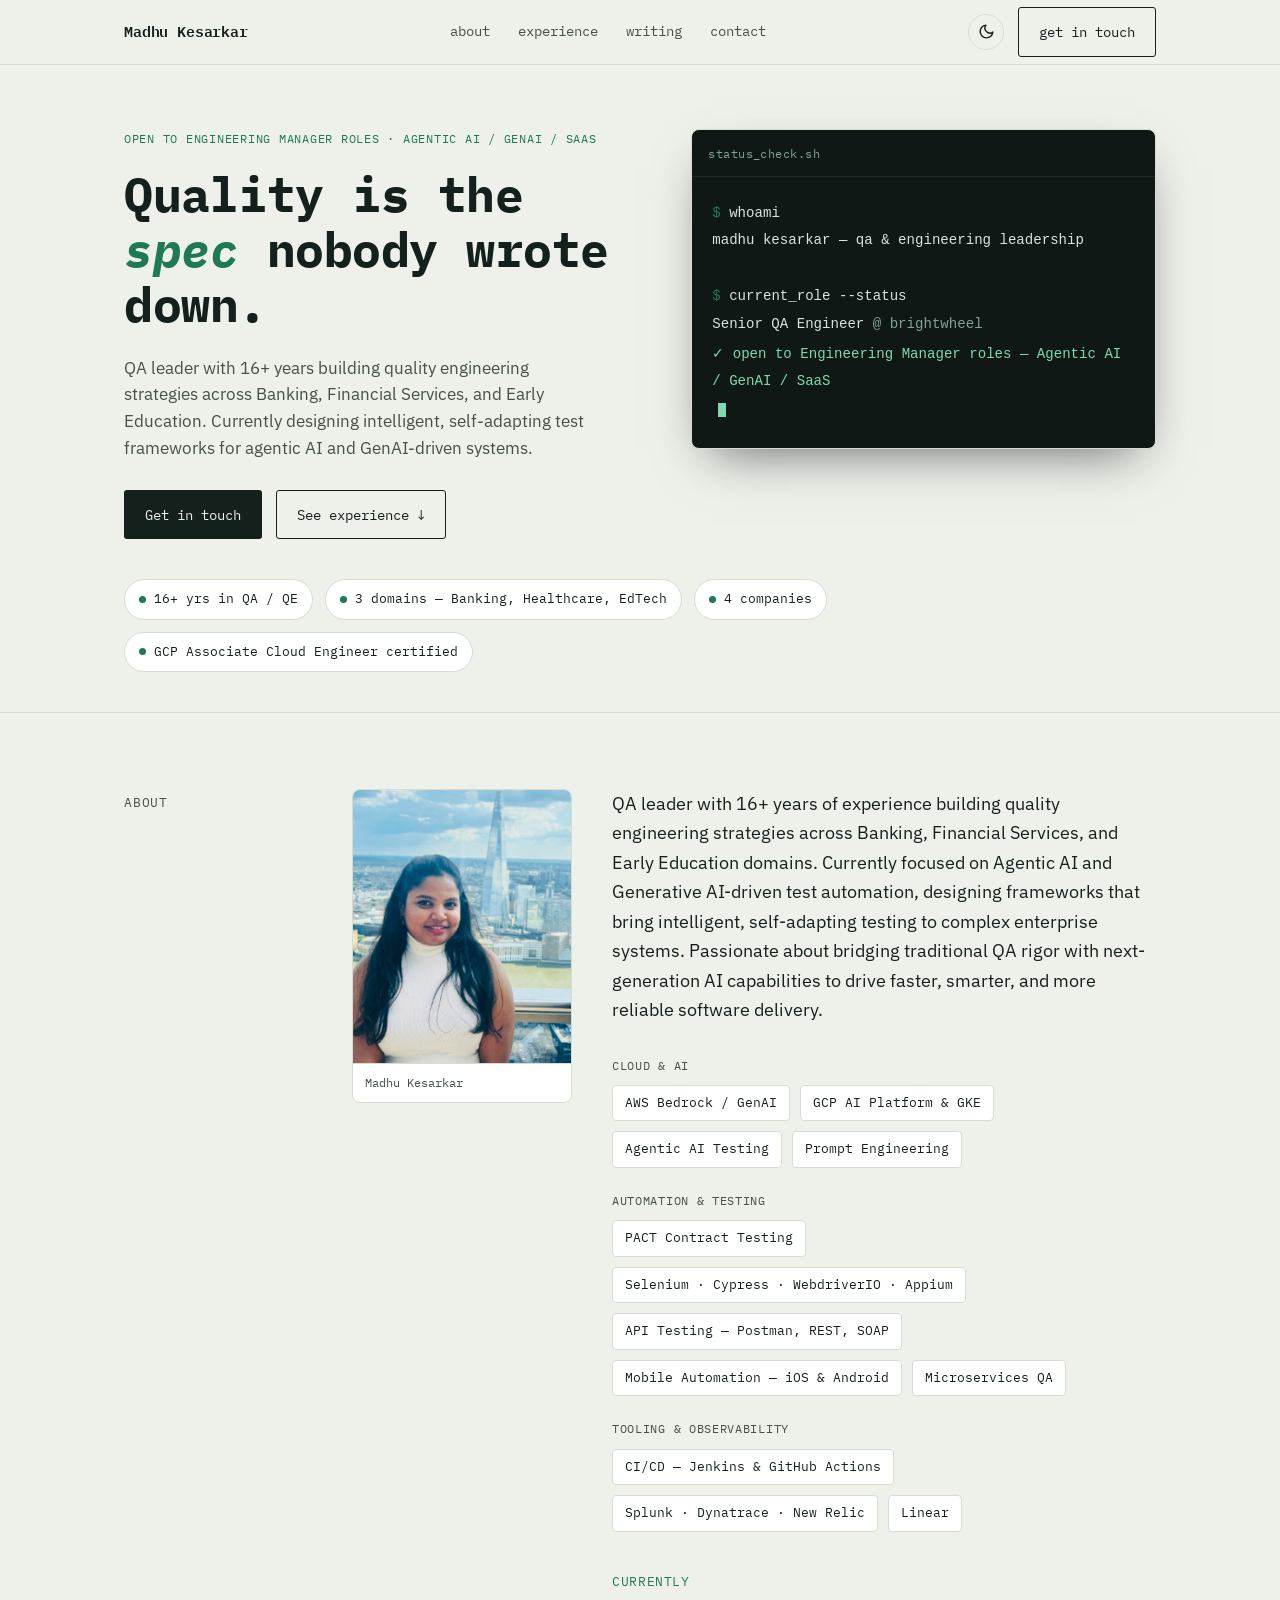
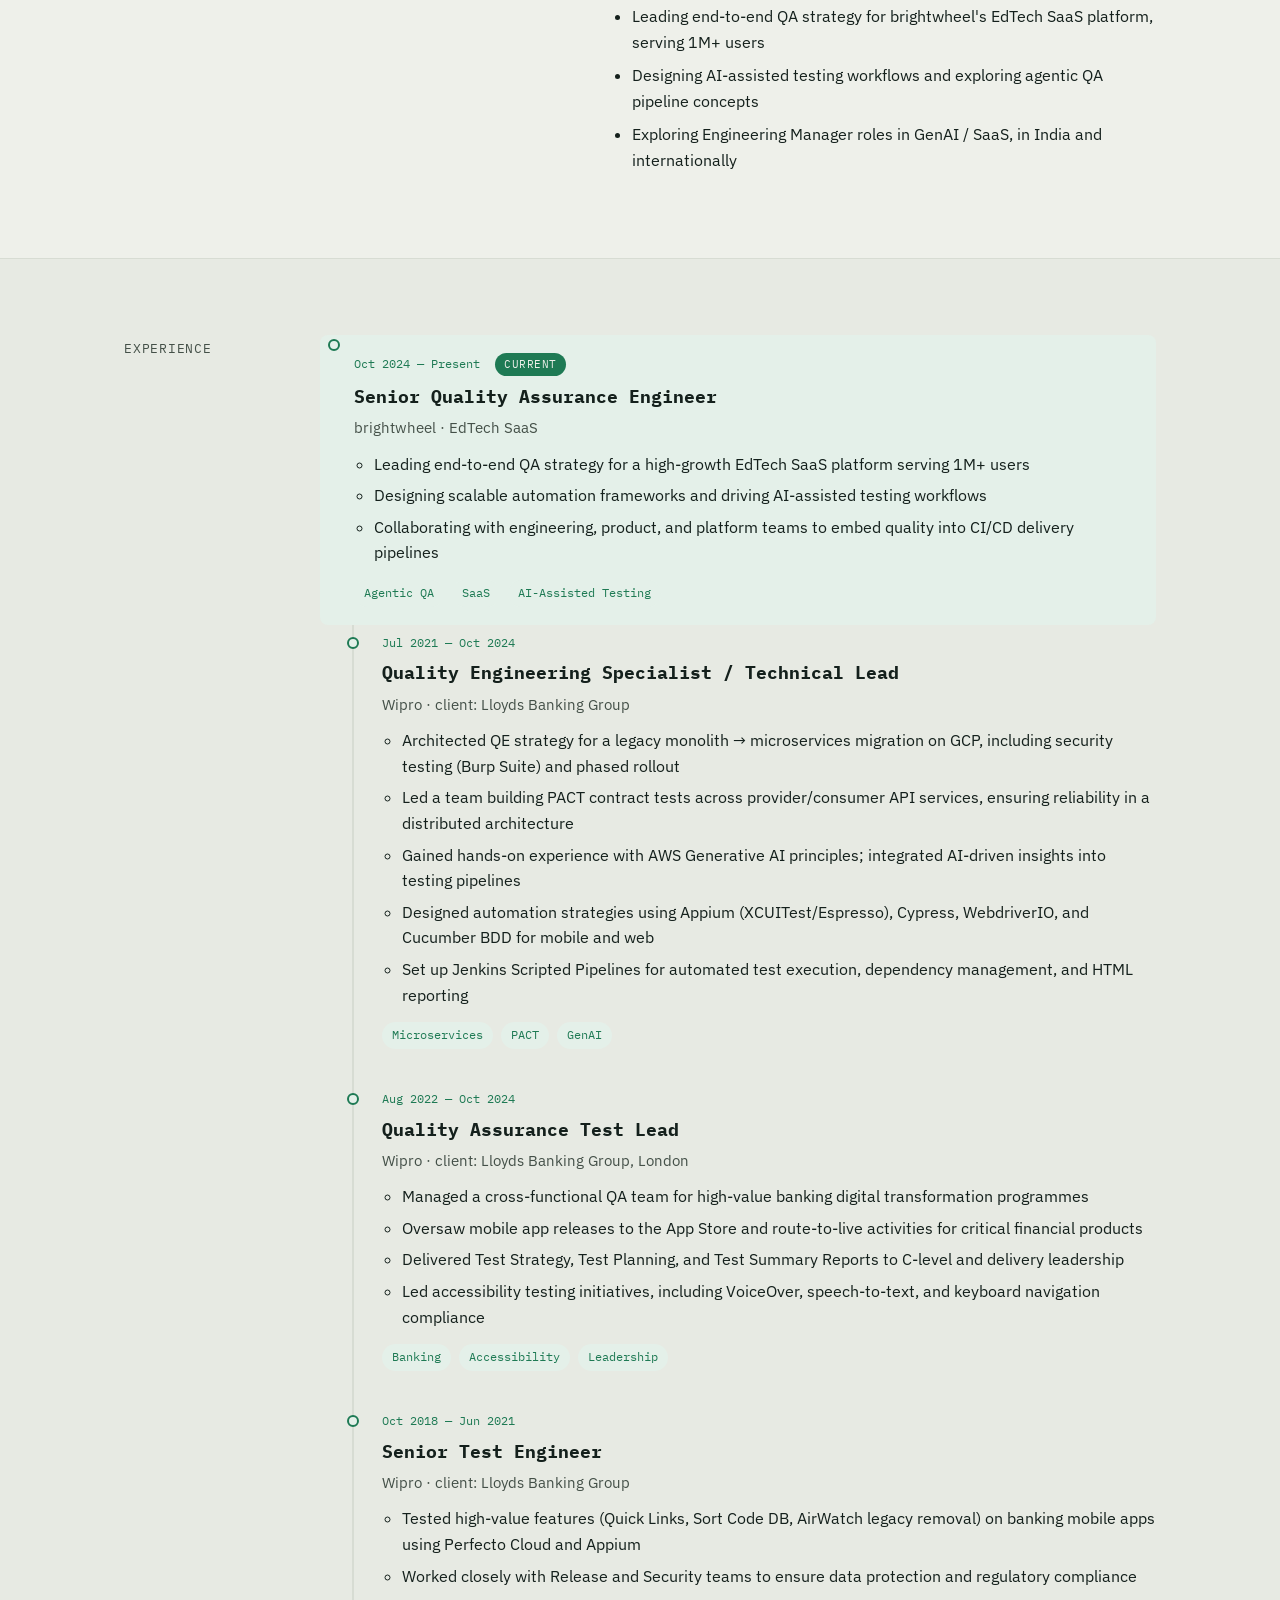
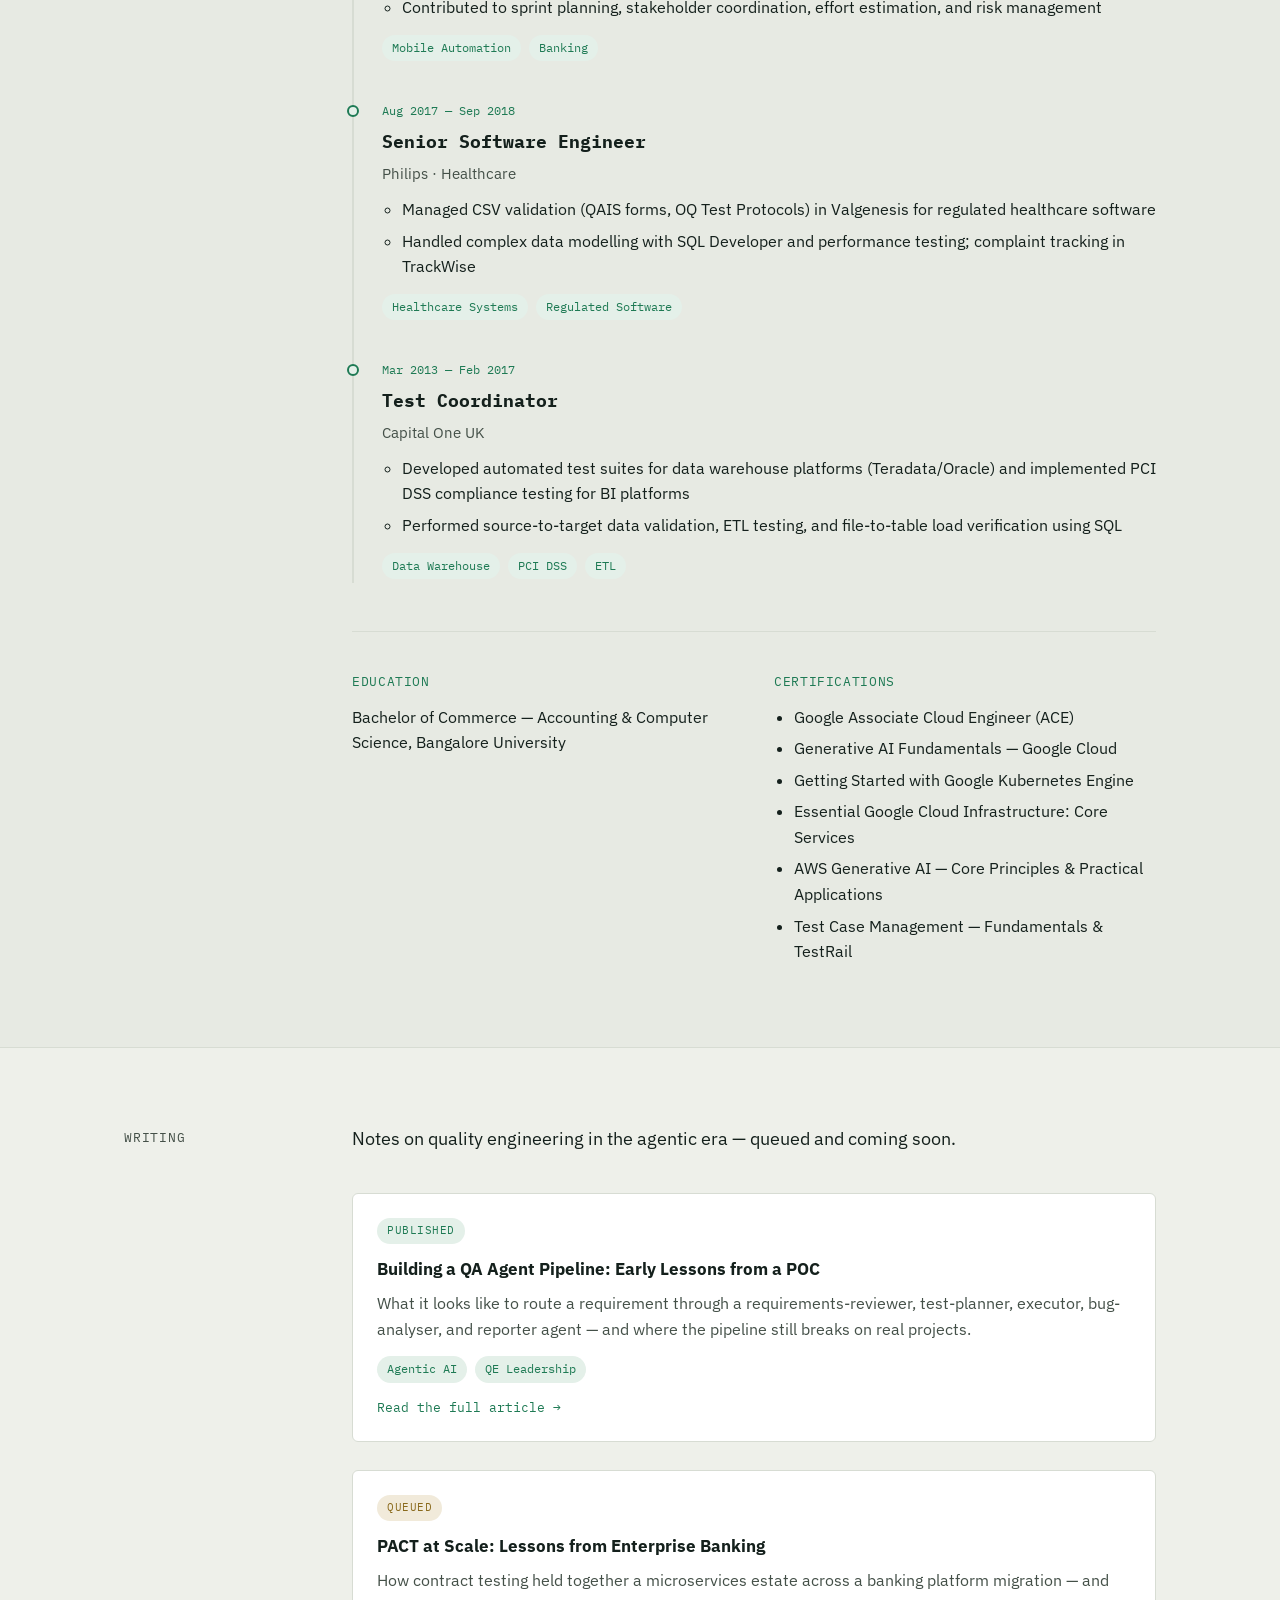
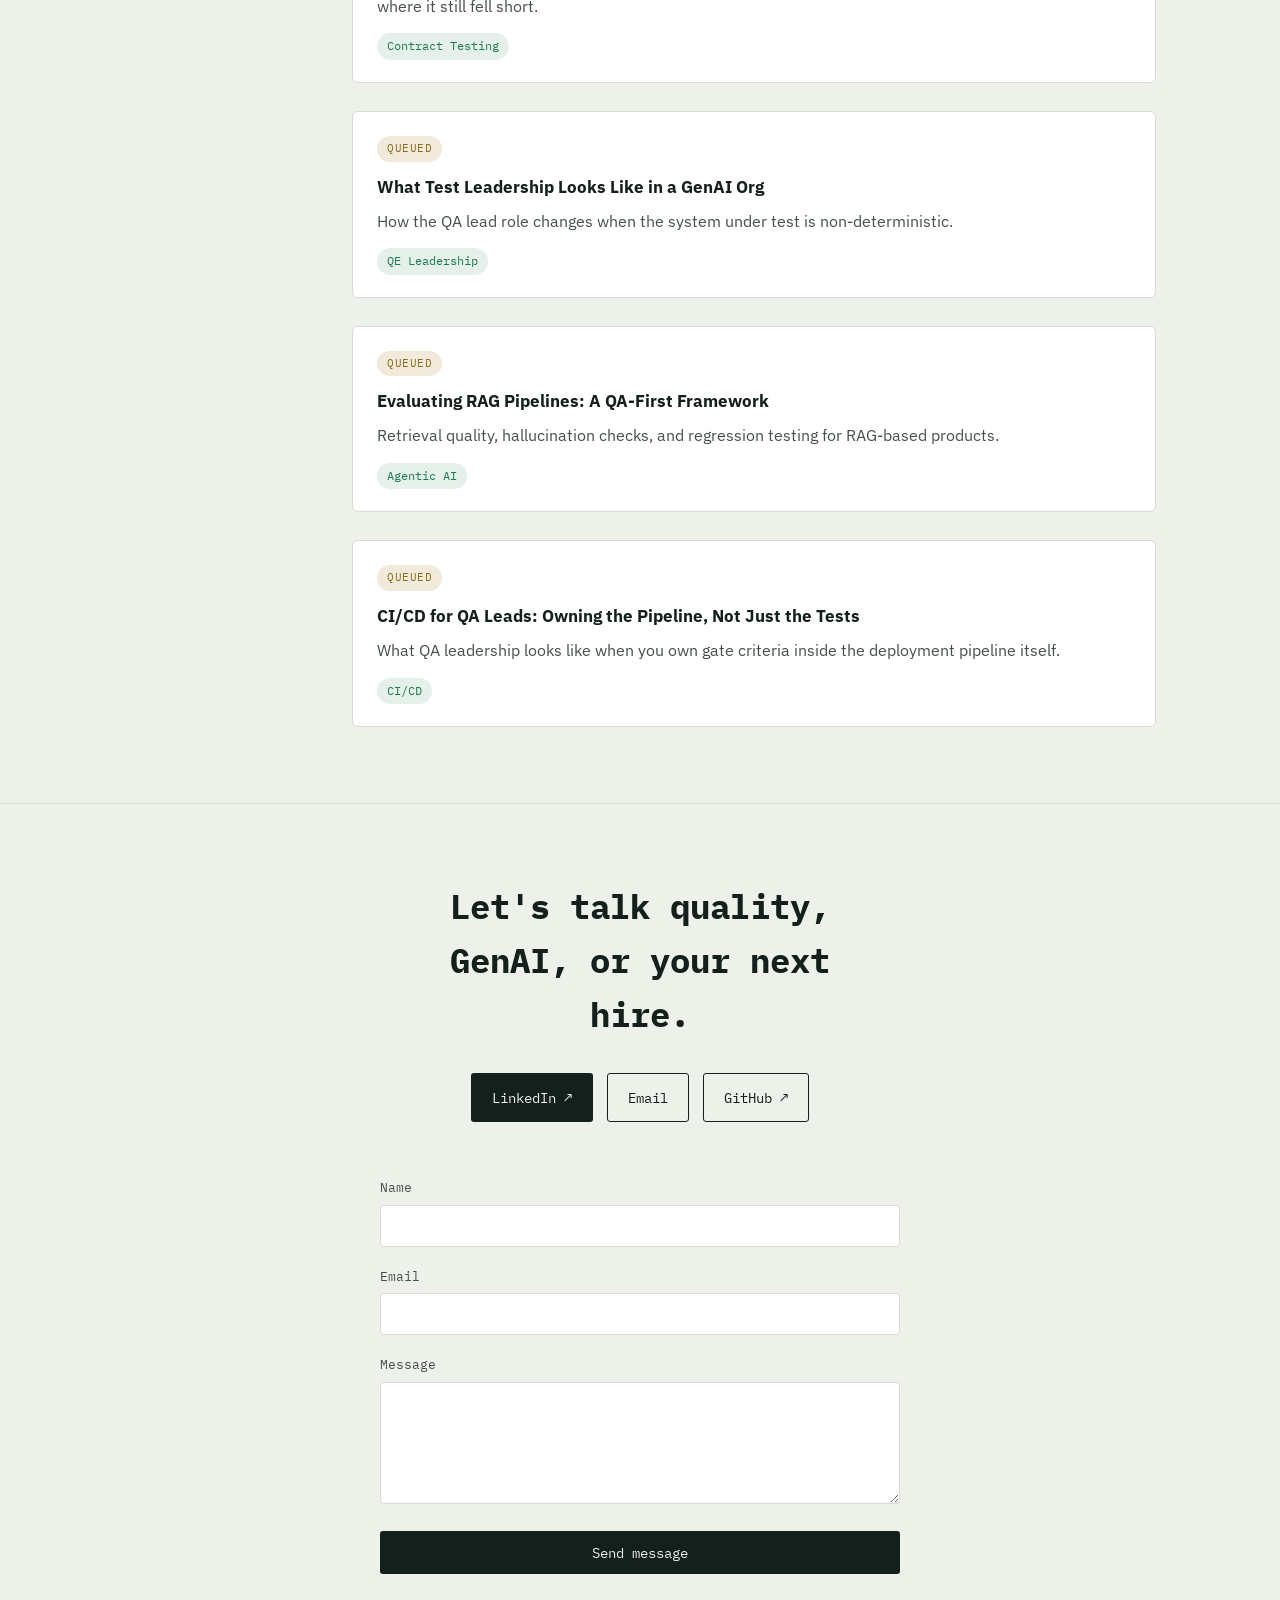
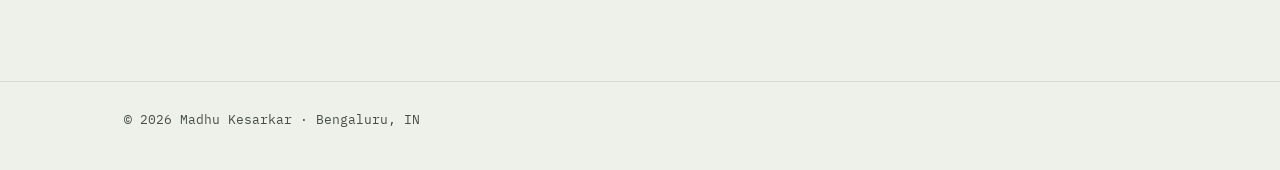
<file: index.html>
<!DOCTYPE html>
<html lang="en">
<head>
<meta charset="UTF-8">
<meta name="viewport" content="width=device-width, initial-scale=1.0">
<title>Madhu Kesarkar — Engineering Manager, QA & GenAI</title>
<meta name="description" content="Madhu Kesarkar — QA and Engineering leader with 16+ years across Banking, Healthcare, and EdTech, now focused on Agentic AI and GenAI-driven test automation.">
<link rel="preconnect" href="https://fonts.googleapis.com">
<link rel="preconnect" href="https://fonts.gstatic.com" crossorigin>
<link href="https://fonts.googleapis.com/css2?family=IBM+Plex+Mono:wght@400;500;600;700&family=IBM+Plex+Sans:wght@400;500;600&display=swap" rel="stylesheet">
<link rel="stylesheet" href="styles.css">
<script>
  (function(){
    try{
      var saved = localStorage.getItem('theme');
      var theme = saved || (window.matchMedia('(prefers-color-scheme: light)').matches ? 'light' : 'dark');
      document.documentElement.setAttribute('data-theme', theme);
    }catch(e){
      document.documentElement.setAttribute('data-theme', 'dark');
    }
  })();
</script>
</head>
<body>

<a class="skip-link" href="#main">Skip to content</a>

<header class="site-header">
  <div class="wrap header-inner">
    <a class="brand" href="#top">Madhu Kesarkar</a>
    <nav class="main-nav" aria-label="Primary">
      <a href="#about">about</a>
      <a href="#experience">experience</a>
      <a href="#writing">writing</a>
      <a href="#contact">contact</a>
    </nav>
    <div class="header-actions">
      <button class="theme-toggle" id="themeToggle" type="button" aria-label="Switch between light and dark theme">
        <svg class="icon-sun" viewBox="0 0 24 24" fill="none" stroke="currentColor" stroke-width="2" stroke-linecap="round" stroke-linejoin="round" aria-hidden="true"><circle cx="12" cy="12" r="4"></circle><path d="M12 2v2M12 20v2M4.93 4.93l1.41 1.41M17.66 17.66l1.41 1.41M2 12h2M20 12h2M6.34 17.66l-1.41 1.41M19.07 4.93l-1.41 1.41"></path></svg>
        <svg class="icon-moon" viewBox="0 0 24 24" fill="none" stroke="currentColor" stroke-width="2" stroke-linecap="round" stroke-linejoin="round" aria-hidden="true"><path d="M21 12.79A9 9 0 1 1 11.21 3 7 7 0 0 0 21 12.79z"></path></svg>
      </button>
      <a class="btn btn-ghost header-cta" href="#contact">get in touch</a>
    </div>
  </div>
</header>

<main id="main">

  <!-- HERO -->
  <section class="hero" id="top">
    <div class="wrap hero-grid">

      <div class="hero-copy">
        <p class="eyebrow">open to engineering manager roles · agentic ai / genai / saas</p>
        <h1 class="hero-title">Quality is the <em>spec</em> nobody wrote down.</h1>
        <p class="hero-lede">QA leader with 16+ years building quality engineering strategies across Banking, Financial Services, and Early Education. Currently designing intelligent, self-adapting test frameworks for agentic AI and GenAI-driven systems.</p>
        <div class="hero-actions">
          <a class="btn btn-primary" href="#contact">Get in touch</a>
          <a class="btn btn-ghost" href="#experience">See experience ↓</a>
        </div>
      </div>

      <div class="console" aria-hidden="false" role="img" aria-label="Terminal showing current role status">
        <div class="console-head">
          <span class="console-tag">status_check.sh</span>
        </div>
        <pre class="console-body"><code><span class="c-prompt">$</span> whoami
<span class="c-out">madhu kesarkar — qa &amp; engineering leadership</span>

<span class="c-prompt">$</span> current_role --status
<span class="c-out">Senior QA Engineer <span class="c-dim">@ brightwheel</span></span>
<span class="c-pass">✓ open to Engineering Manager roles — Agentic AI / GenAI / SaaS</span><span class="cursor" aria-hidden="true"></span></code></pre>
      </div>

    </div>

    <div class="wrap">
      <ul class="stat-strip" role="list">
        <li class="stat-pill"><span class="dot"></span>16+ yrs in QA / QE</li>
        <li class="stat-pill"><span class="dot"></span>3 domains — Banking, Healthcare, EdTech</li>
        <li class="stat-pill"><span class="dot"></span>4 companies</li>
        <li class="stat-pill"><span class="dot"></span>GCP Associate Cloud Engineer certified</li>
      </ul>
    </div>
  </section>

  <!-- ABOUT -->
  <section class="section" id="about">
    <div class="wrap section-grid">
      <div class="section-label">
        <span class="label-tag">about</span>
      </div>
      <div class="section-body">
        <div class="about-layout">

          <div class="about-photo-col">
            <figure class="about-photo">
              <img src="images/profile.png" alt="Madhu Kesarkar" loading="lazy">
              <figcaption>Madhu Kesarkar</figcaption>
            </figure>
          </div>

          <div class="about-text-col">
            <p class="lead-text">QA leader with 16+ years of experience building quality engineering strategies across Banking, Financial Services, and Early Education domains. Currently focused on Agentic AI and Generative AI-driven test automation, designing frameworks that bring intelligent, self-adapting testing to complex enterprise systems. Passionate about bridging traditional QA rigor with next-generation AI capabilities to drive faster, smarter, and more reliable software delivery.</p>

            <div class="skill-groups">
              <div class="skill-group">
                <p class="skill-group-label">Cloud &amp; AI</p>
                <ul class="chip-list">
                  <li>AWS Bedrock / GenAI</li>
                  <li>GCP AI Platform &amp; GKE</li>
                  <li>Agentic AI Testing</li>
                  <li>Prompt Engineering</li>
                </ul>
              </div>
              <div class="skill-group">
                <p class="skill-group-label">Automation &amp; Testing</p>
                <ul class="chip-list">
                  <li>PACT Contract Testing</li>
                  <li>Selenium · Cypress · WebdriverIO · Appium</li>
                  <li>API Testing — Postman, REST, SOAP</li>
                  <li>Mobile Automation — iOS &amp; Android</li>
                  <li>Microservices QA</li>
                </ul>
              </div>
              <div class="skill-group">
                <p class="skill-group-label">Tooling &amp; Observability</p>
                <ul class="chip-list">
                  <li>CI/CD — Jenkins &amp; GitHub Actions</li>
                  <li>Splunk · Dynatrace · New Relic</li>
                  <li>Linear</li>
                </ul>
              </div>
            </div>

            <div class="now-block">
              <p class="now-heading">Currently</p>
              <ul class="now-list">
                <li>Leading end-to-end QA strategy for brightwheel's EdTech SaaS platform, serving 1M+ users</li>
                <li>Designing AI-assisted testing workflows and exploring agentic QA pipeline concepts</li>
                <li>Exploring Engineering Manager roles in GenAI / SaaS, in India and internationally</li>
              </ul>
            </div>
          </div>

        </div>
      </div>
    </div>
  </section>

  <!-- EXPERIENCE -->
  <section class="section section-alt" id="experience">
    <div class="wrap section-grid">
      <div class="section-label">
        <span class="label-tag">experience</span>
      </div>
      <div class="section-body">

        <ol class="timeline">

          <li class="role role-current">
            <div class="role-when">Oct 2024 — Present <span class="current-tag">Current</span></div>
            <div class="role-main">
              <h3>Senior Quality Assurance Engineer</h3>
              <p class="role-org">brightwheel <span class="role-context">· EdTech SaaS</span></p>
              <ul class="role-points">
                <li>Leading end-to-end QA strategy for a high-growth EdTech SaaS platform serving 1M+ users</li>
                <li>Designing scalable automation frameworks and driving AI-assisted testing workflows</li>
                <li>Collaborating with engineering, product, and platform teams to embed quality into CI/CD delivery pipelines</li>
              </ul>
              <ul class="tag-list">
                <li>Agentic QA</li><li>SaaS</li><li>AI-Assisted Testing</li>
              </ul>
            </div>
          </li>

          <li class="role">
            <div class="role-when">Jul 2021 — Oct 2024</div>
            <div class="role-main">
              <h3>Quality Engineering Specialist / Technical Lead</h3>
              <p class="role-org">Wipro <span class="role-context">· client: Lloyds Banking Group</span></p>
              <ul class="role-points">
                <li>Architected QE strategy for a legacy monolith → microservices migration on GCP, including security testing (Burp Suite) and phased rollout</li>
                <li>Led a team building PACT contract tests across provider/consumer API services, ensuring reliability in a distributed architecture</li>
                <li>Gained hands-on experience with AWS Generative AI principles; integrated AI-driven insights into testing pipelines</li>
                <li>Designed automation strategies using Appium (XCUITest/Espresso), Cypress, WebdriverIO, and Cucumber BDD for mobile and web</li>
                <li>Set up Jenkins Scripted Pipelines for automated test execution, dependency management, and HTML reporting</li>
              </ul>
              <ul class="tag-list">
                <li>Microservices</li><li>PACT</li><li>GenAI</li>
              </ul>
            </div>
          </li>

          <li class="role">
            <div class="role-when">Aug 2022 — Oct 2024</div>
            <div class="role-main">
              <h3>Quality Assurance Test Lead</h3>
              <p class="role-org">Wipro <span class="role-context">· client: Lloyds Banking Group, London</span></p>
              <ul class="role-points">
                <li>Managed a cross-functional QA team for high-value banking digital transformation programmes</li>
                <li>Oversaw mobile app releases to the App Store and route-to-live activities for critical financial products</li>
                <li>Delivered Test Strategy, Test Planning, and Test Summary Reports to C-level and delivery leadership</li>
                <li>Led accessibility testing initiatives, including VoiceOver, speech-to-text, and keyboard navigation compliance</li>
              </ul>
              <ul class="tag-list">
                <li>Banking</li><li>Accessibility</li><li>Leadership</li>
              </ul>
            </div>
          </li>

          <li class="role">
            <div class="role-when">Oct 2018 — Jun 2021</div>
            <div class="role-main">
              <h3>Senior Test Engineer</h3>
              <p class="role-org">Wipro <span class="role-context">· client: Lloyds Banking Group</span></p>
              <ul class="role-points">
                <li>Tested high-value features (Quick Links, Sort Code DB, AirWatch legacy removal) on banking mobile apps using Perfecto Cloud and Appium</li>
                <li>Worked closely with Release and Security teams to ensure data protection and regulatory compliance</li>
                <li>Contributed to sprint planning, stakeholder coordination, effort estimation, and risk management</li>
              </ul>
              <ul class="tag-list">
                <li>Mobile Automation</li><li>Banking</li>
              </ul>
            </div>
          </li>

          <li class="role">
            <div class="role-when">Aug 2017 — Sep 2018</div>
            <div class="role-main">
              <h3>Senior Software Engineer</h3>
              <p class="role-org">Philips <span class="role-context">· Healthcare</span></p>
              <ul class="role-points">
                <li>Managed CSV validation (QAIS forms, OQ Test Protocols) in Valgenesis for regulated healthcare software</li>
                <li>Handled complex data modelling with SQL Developer and performance testing; complaint tracking in TrackWise</li>
              </ul>
              <ul class="tag-list">
                <li>Healthcare Systems</li><li>Regulated Software</li>
              </ul>
            </div>
          </li>

          <li class="role">
            <div class="role-when">Mar 2013 — Feb 2017</div>
            <div class="role-main">
              <h3>Test Coordinator</h3>
              <p class="role-org">Capital One UK</p>
              <ul class="role-points">
                <li>Developed automated test suites for data warehouse platforms (Teradata/Oracle) and implemented PCI DSS compliance testing for BI platforms</li>
                <li>Performed source-to-target data validation, ETL testing, and file-to-table load verification using SQL</li>
              </ul>
              <ul class="tag-list">
                <li>Data Warehouse</li><li>PCI DSS</li><li>ETL</li>
              </ul>
            </div>
          </li>

        </ol>

        <div class="edu-cert-grid">
          <div>
            <p class="now-heading">Education</p>
            <p class="plain-text">Bachelor of Commerce — Accounting &amp; Computer Science, Bangalore University</p>
          </div>
          <div>
            <p class="now-heading">Certifications</p>
            <ul class="plain-list">
              <li>Google Associate Cloud Engineer (ACE)</li>
              <li>Generative AI Fundamentals — Google Cloud</li>
              <li>Getting Started with Google Kubernetes Engine</li>
              <li>Essential Google Cloud Infrastructure: Core Services</li>
              <li>AWS Generative AI — Core Principles &amp; Practical Applications</li>
              <li>Test Case Management — Fundamentals &amp; TestRail</li>
            </ul>
          </div>
        </div>

      </div>
    </div>
  </section>

  <!-- WRITING -->
  <section class="section" id="writing">
    <div class="wrap section-grid">
      <div class="section-label">
        <span class="label-tag">writing</span>
      </div>
      <div class="section-body">
        <p class="lead-text lead-text-tight">Notes on quality engineering in the agentic era — queued and coming soon.</p>

        <ul class="writing-queue">
          <li class="queue-item">
            <span class="queue-status queue-status-live">published</span>
            <h3><a href="articles/qa-agent-pipeline-poc.html">Building a QA Agent Pipeline: Early Lessons from a POC</a></h3>
            <p>What it looks like to route a requirement through a requirements-reviewer, test-planner, executor, bug-analyser, and reporter agent — and where the pipeline still breaks on real projects.</p>
            <ul class="tag-list"><li>Agentic AI</li><li>QE Leadership</li></ul>
            <a class="read-link" href="articles/qa-agent-pipeline-poc.html">Read the full article →</a>
          </li>
          <li class="queue-item">
            <span class="queue-status">queued</span>
            <h3>PACT at Scale: Lessons from Enterprise Banking</h3>
            <p>How contract testing held together a microservices estate across a banking platform migration — and where it still fell short.</p>
            <ul class="tag-list"><li>Contract Testing</li></ul>
          </li>
          <li class="queue-item">
            <span class="queue-status">queued</span>
            <h3>What Test Leadership Looks Like in a GenAI Org</h3>
            <p>How the QA lead role changes when the system under test is non-deterministic.</p>
            <ul class="tag-list"><li>QE Leadership</li></ul>
          </li>
          <li class="queue-item">
            <span class="queue-status">queued</span>
            <h3>Evaluating RAG Pipelines: A QA-First Framework</h3>
            <p>Retrieval quality, hallucination checks, and regression testing for RAG-based products.</p>
            <ul class="tag-list"><li>Agentic AI</li></ul>
          </li>
          <li class="queue-item">
            <span class="queue-status">queued</span>
            <h3>CI/CD for QA Leads: Owning the Pipeline, Not Just the Tests</h3>
            <p>What QA leadership looks like when you own gate criteria inside the deployment pipeline itself.</p>
            <ul class="tag-list"><li>CI/CD</li></ul>
          </li>
        </ul>
      </div>
    </div>
  </section>

  <!-- CONTACT -->
  <section class="section section-contact" id="contact">
    <div class="wrap">
      <h2 class="contact-title">Let's talk quality, GenAI, or your next hire.</h2>
      <div class="contact-links">
        <a class="btn btn-primary" href="https://www.linkedin.com/in/madhu-kesarkar-6582572b/" target="_blank" rel="noopener">LinkedIn ↗</a>
        <a class="btn btn-ghost" href="mailto:madhu18kesarkar@gmail.com">Email</a>
        <a class="btn btn-ghost" href="https://github.com/madhuKesarkar" target="_blank" rel="noopener">GitHub ↗</a>
      </div>

      <form
        class="contact-form"
        name="contact"
        method="POST"
        data-netlify="true"
        netlify-honeypot="bot-field"
        id="contactForm"
      >
        <input type="hidden" name="form-name" value="contact" />
        <p class="hp-field"><label>Don't fill this out if you're human: <input name="bot-field" /></label></p>

        <div class="form-row">
          <label for="cf-name">Name</label>
          <input type="text" id="cf-name" name="name" required>
        </div>
        <div class="form-row">
          <label for="cf-email">Email</label>
          <input type="email" id="cf-email" name="email" required>
        </div>
        <div class="form-row">
          <label for="cf-message">Message</label>
          <textarea id="cf-message" name="message" rows="5" required></textarea>
        </div>
        <button class="btn btn-primary" type="submit">Send message</button>
        <p class="form-status" id="formStatus" role="status" aria-live="polite"></p>
      </form>
    </div>
  </section>

</main>

<footer class="site-footer">
  <div class="wrap footer-inner">
    <span>© <span id="year">2026</span> Madhu Kesarkar · Bengaluru, IN</span>
  </div>
</footer>

<script src="script.js"></script>
</body>
</html>
</file>
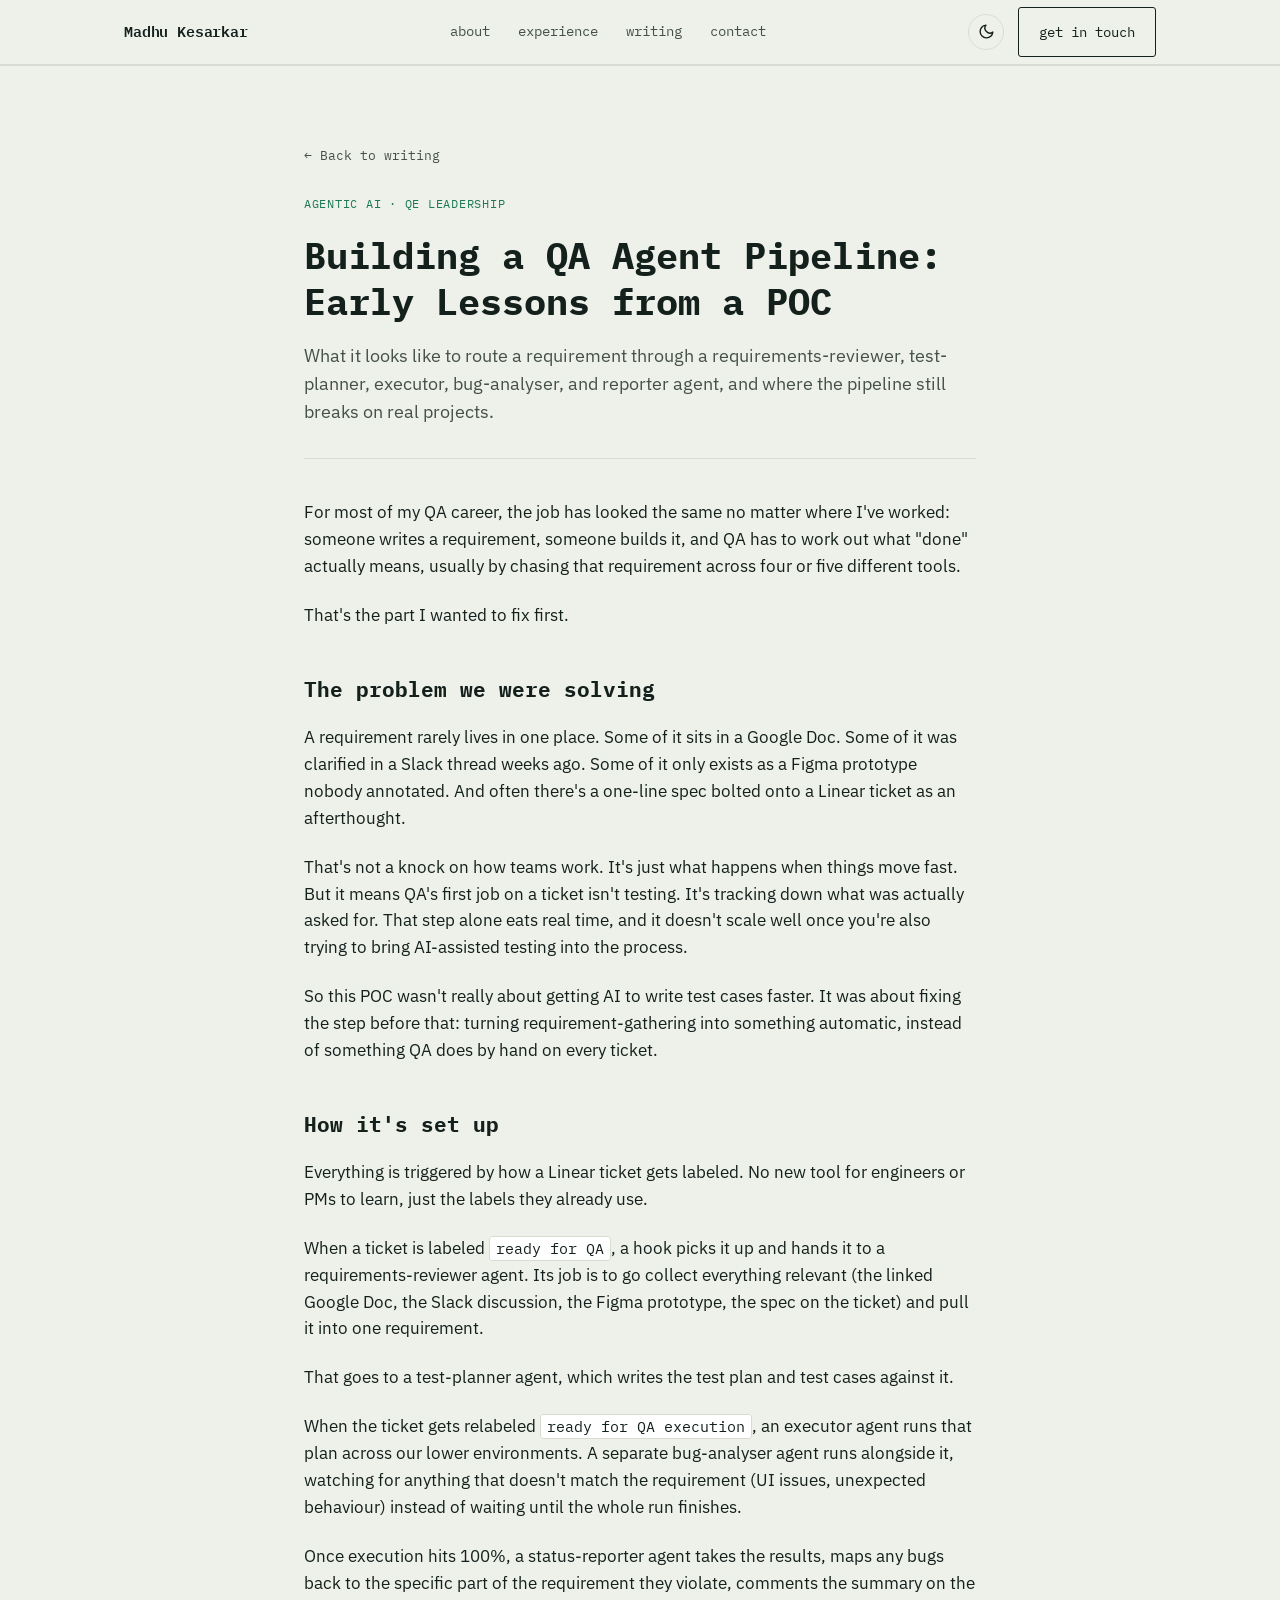
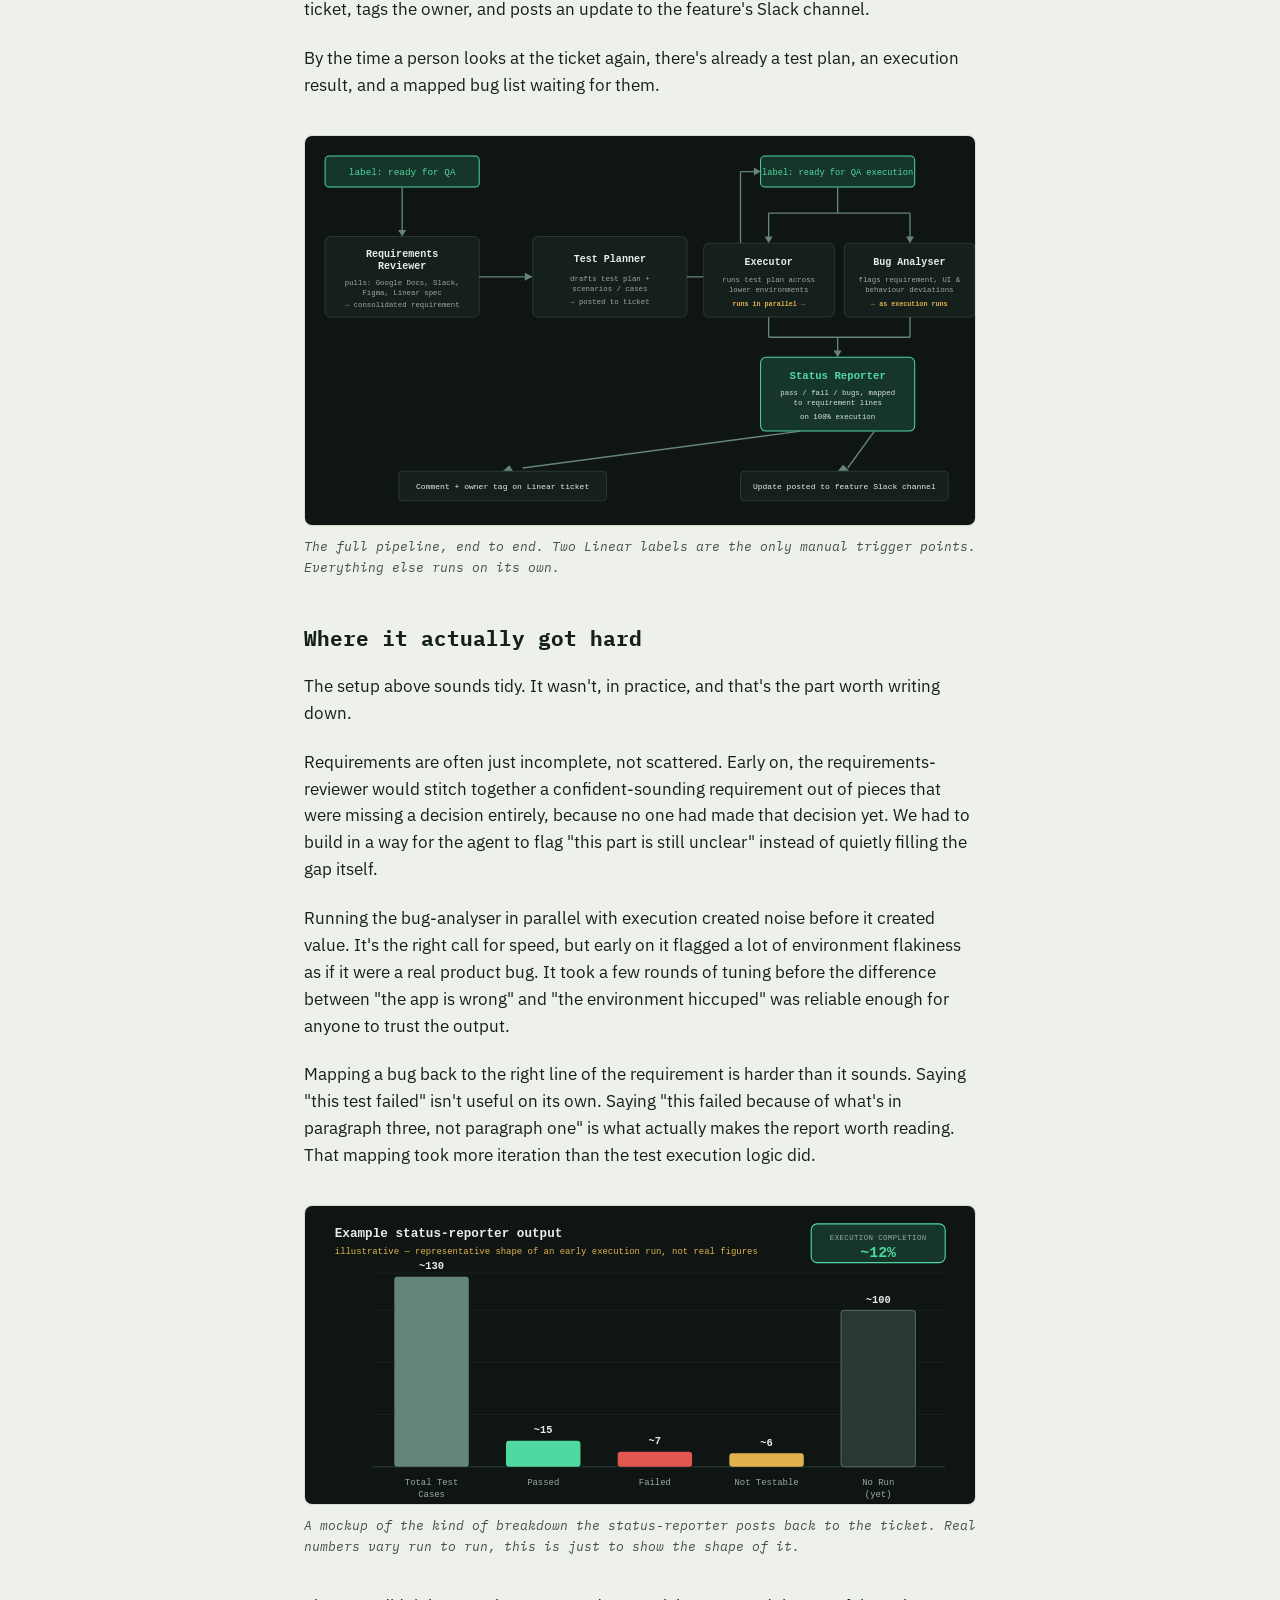
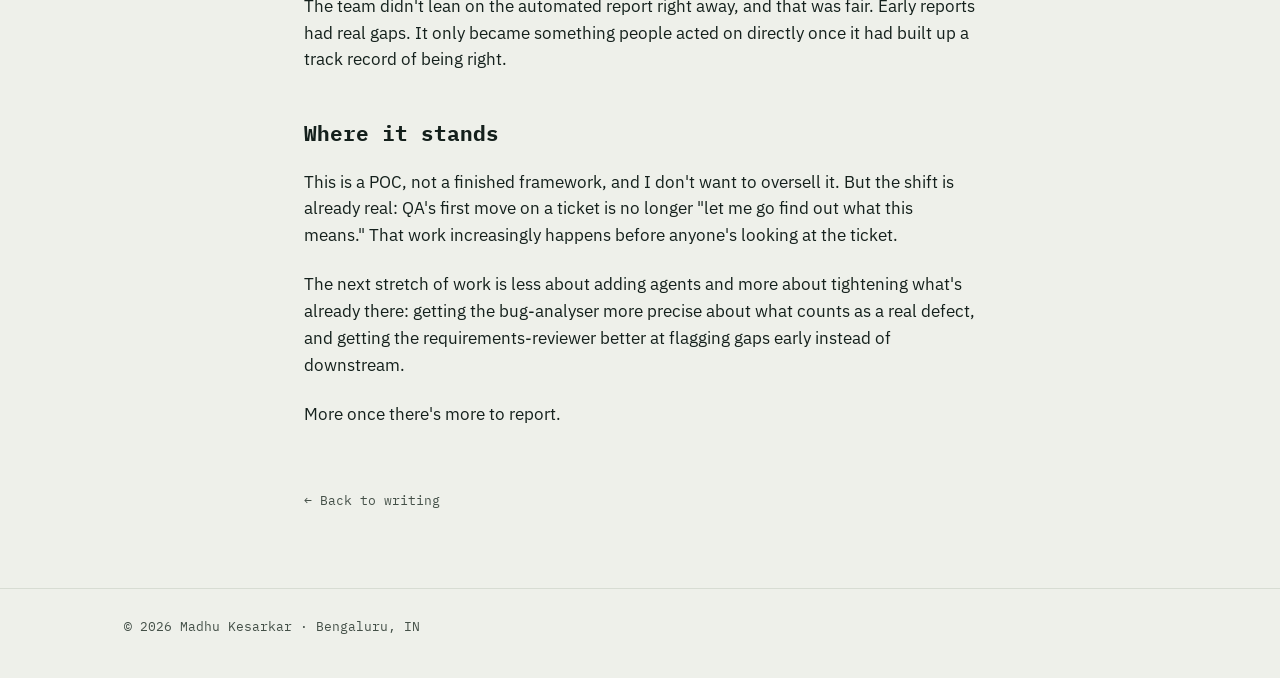
<file: articles/qa-agent-pipeline-poc.html>
<!DOCTYPE html>
<html lang="en">
<head>
<meta charset="UTF-8">
<meta name="viewport" content="width=device-width, initial-scale=1.0">
<title>Building a QA Agent Pipeline: Early Lessons from a POC | Madhu Kesarkar</title>
<meta name="description" content="A high-level look at an agentic QA pipeline POC: requirements-reviewer, test-planner, executor and bug-analyser agents triggered from Linear, and the real challenges hit along the way.">
<link rel="preconnect" href="https://fonts.googleapis.com">
<link rel="preconnect" href="https://fonts.gstatic.com" crossorigin>
<link href="https://fonts.googleapis.com/css2?family=IBM+Plex+Mono:wght@400;500;600;700&family=IBM+Plex+Sans:wght@400;500;600&display=swap" rel="stylesheet">
<link rel="stylesheet" href="../styles.css">
<script>
  (function(){
    try{
      var saved = localStorage.getItem('theme');
      var theme = saved || (window.matchMedia('(prefers-color-scheme: light)').matches ? 'light' : 'dark');
      document.documentElement.setAttribute('data-theme', theme);
    }catch(e){
      document.documentElement.setAttribute('data-theme', 'dark');
    }
  })();
</script>
</head>
<body>

<a class="skip-link" href="#main">Skip to content</a>

<header class="site-header">
  <div class="wrap header-inner">
    <a class="brand" href="../index.html#top">Madhu Kesarkar</a>
    <nav class="main-nav" aria-label="Primary">
      <a href="../index.html#about">about</a>
      <a href="../index.html#experience">experience</a>
      <a href="../index.html#writing">writing</a>
      <a href="../index.html#contact">contact</a>
    </nav>
    <div class="header-actions">
      <button class="theme-toggle" id="themeToggle" type="button" aria-label="Switch between light and dark theme">
        <svg class="icon-sun" viewBox="0 0 24 24" fill="none" stroke="currentColor" stroke-width="2" stroke-linecap="round" stroke-linejoin="round" aria-hidden="true"><circle cx="12" cy="12" r="4"></circle><path d="M12 2v2M12 20v2M4.93 4.93l1.41 1.41M17.66 17.66l1.41 1.41M2 12h2M20 12h2M6.34 17.66l-1.41 1.41M19.07 4.93l-1.41 1.41"></path></svg>
        <svg class="icon-moon" viewBox="0 0 24 24" fill="none" stroke="currentColor" stroke-width="2" stroke-linecap="round" stroke-linejoin="round" aria-hidden="true"><path d="M21 12.79A9 9 0 1 1 11.21 3 7 7 0 0 0 21 12.79z"></path></svg>
      </button>
      <a class="btn btn-ghost header-cta" href="../index.html#contact">get in touch</a>
    </div>
  </div>
</header>

<main id="main">
  <article class="section article-page">
    <div class="wrap article-wrap">

      <a class="back-link" href="../index.html#writing">← Back to writing</a>

      <p class="eyebrow">agentic ai · qe leadership</p>
      <h1 class="article-title">Building a QA Agent Pipeline: Early Lessons from a POC</h1>
      <p class="article-dek">What it looks like to route a requirement through a requirements-reviewer, test-planner, executor, bug-analyser, and reporter agent, and where the pipeline still breaks on real projects.</p>

      <div class="article-prose">

        <p>For most of my QA career, the job has looked the same no matter where I've worked: someone writes a requirement, someone builds it, and QA has to work out what "done" actually means, usually by chasing that requirement across four or five different tools.</p>

        <p>That's the part I wanted to fix first.</p>

        <h2>The problem we were solving</h2>

        <p>A requirement rarely lives in one place. Some of it sits in a Google Doc. Some of it was clarified in a Slack thread weeks ago. Some of it only exists as a Figma prototype nobody annotated. And often there's a one-line spec bolted onto a Linear ticket as an afterthought.</p>

        <p>That's not a knock on how teams work. It's just what happens when things move fast. But it means QA's first job on a ticket isn't testing. It's tracking down what was actually asked for. That step alone eats real time, and it doesn't scale well once you're also trying to bring AI-assisted testing into the process.</p>

        <p>So this POC wasn't really about getting AI to write test cases faster. It was about fixing the step before that: turning requirement-gathering into something automatic, instead of something QA does by hand on every ticket.</p>

        <h2>How it's set up</h2>

        <p>Everything is triggered by how a Linear ticket gets labeled. No new tool for engineers or PMs to learn, just the labels they already use.</p>

        <p>When a ticket is labeled <code>ready for QA</code>, a hook picks it up and hands it to a requirements-reviewer agent. Its job is to go collect everything relevant (the linked Google Doc, the Slack discussion, the Figma prototype, the spec on the ticket) and pull it into one requirement.</p>

        <p>That goes to a test-planner agent, which writes the test plan and test cases against it.</p>

        <p>When the ticket gets relabeled <code>ready for QA execution</code>, an executor agent runs that plan across our lower environments. A separate bug-analyser agent runs alongside it, watching for anything that doesn't match the requirement (UI issues, unexpected behaviour) instead of waiting until the whole run finishes.</p>

        <p>Once execution hits 100%, a status-reporter agent takes the results, maps any bugs back to the specific part of the requirement they violate, comments the summary on the ticket, tags the owner, and posts an update to the feature's Slack channel.</p>

        <p>By the time a person looks at the ticket again, there's already a test plan, an execution result, and a mapped bug list waiting for them.</p>

        <figure class="article-figure">
          <img src="images/pipeline-flow.svg" alt="Pipeline flow: from a Linear ticket labeled ready for QA, through requirements-reviewer, test-planner, executor and bug-analyser running in parallel, to a status-reporter that comments back on the ticket and posts to Slack">
          <figcaption>The full pipeline, end to end. Two Linear labels are the only manual trigger points. Everything else runs on its own.</figcaption>
        </figure>

        <h2>Where it actually got hard</h2>

        <p>The setup above sounds tidy. It wasn't, in practice, and that's the part worth writing down.</p>

        <p>Requirements are often just incomplete, not scattered. Early on, the requirements-reviewer would stitch together a confident-sounding requirement out of pieces that were missing a decision entirely, because no one had made that decision yet. We had to build in a way for the agent to flag "this part is still unclear" instead of quietly filling the gap itself.</p>

        <p>Running the bug-analyser in parallel with execution created noise before it created value. It's the right call for speed, but early on it flagged a lot of environment flakiness as if it were a real product bug. It took a few rounds of tuning before the difference between "the app is wrong" and "the environment hiccuped" was reliable enough for anyone to trust the output.</p>

        <p>Mapping a bug back to the right line of the requirement is harder than it sounds. Saying "this test failed" isn't useful on its own. Saying "this failed because of what's in paragraph three, not paragraph one" is what actually makes the report worth reading. That mapping took more iteration than the test execution logic did.</p>

        <figure class="article-figure">
          <img src="images/example-status-report.svg" alt="Example bar chart of an illustrative status report showing total test cases, passed, failed, not testable, and no-run counts, with execution completion highlighted at roughly 12 percent">
          <figcaption>A mockup of the kind of breakdown the status-reporter posts back to the ticket. Real numbers vary run to run, this is just to show the shape of it.</figcaption>
        </figure>

        <p>The team didn't lean on the automated report right away, and that was fair. Early reports had real gaps. It only became something people acted on directly once it had built up a track record of being right.</p>

        <h2>Where it stands</h2>

        <p>This is a POC, not a finished framework, and I don't want to oversell it. But the shift is already real: QA's first move on a ticket is no longer "let me go find out what this means." That work increasingly happens before anyone's looking at the ticket.</p>

        <p>The next stretch of work is less about adding agents and more about tightening what's already there: getting the bug-analyser more precise about what counts as a real defect, and getting the requirements-reviewer better at flagging gaps early instead of downstream.</p>

        <p>More once there's more to report.</p>

      </div>

      <a class="back-link back-link-bottom" href="../index.html#writing">← Back to writing</a>

    </div>
  </article>
</main>

<footer class="site-footer">
  <div class="wrap footer-inner">
    <span>© <span id="year">2026</span> Madhu Kesarkar · Bengaluru, IN</span>
  </div>
</footer>

<script src="../script.js"></script>
</body>
</html>
</file>
<file: styles.css>
/* ===========================================================
   Design tokens
=========================================================== */
:root{
  --ink:        #E8EDE9;
  --ink-soft:   #9AAAA1;
  --paper:      #0E1512;
  --panel:      #151F1B;
  --rule:       #2A3833;
  --pass:       #4FD8A0;
  --pass-bg:    #16362B;
  --pending:    #E0B24D;
  --pending-bg: #392E14;
  --term-bg:    #060B09;
  --term-text:  #D9E4DC;
  --term-dim:   #64857A;
  --header-bg:  rgba(14,21,18,0.85);
  --alt-bg:     rgba(255,255,255,0.02);

  --font-mono: 'IBM Plex Mono', ui-monospace, SFMono-Regular, Menlo, monospace;
  --font-sans: 'IBM Plex Sans', -apple-system, BlinkMacSystemFont, sans-serif;

  --wrap: 1080px;
}

:root[data-theme="light"]{
  --ink:        #14201C;
  --ink-soft:   #445048;
  --paper:      #EEF0EA;
  --panel:      #FFFFFF;
  --rule:       #D7DCD3;
  --pass:       #1E7A54;
  --pass-bg:    #E4F0E9;
  --pending:    #8A6A1C;
  --pending-bg: #F1EADA;
  --term-bg:    #101815;
  --term-text:  #D9E4DC;
  --term-dim:   #7FA394;
  --header-bg:  rgba(238,240,234,0.9);
  --alt-bg:     rgba(20,32,28,0.03);
}

*, *::before, *::after{ box-sizing: border-box; }

html{ scroll-behavior: smooth; }
@media (prefers-reduced-motion: reduce){
  html{ scroll-behavior: auto; }
  *, *::before, *::after{ animation-duration: 0.001ms !important; animation-iteration-count: 1 !important; transition-duration: 0.001ms !important; }
}

body{
  margin:0;
  background: var(--paper);
  color: var(--ink);
  font-family: var(--font-sans);
  font-size: 16px;
  line-height: 1.6;
  -webkit-font-smoothing: antialiased;
  transition: background 0.2s ease, color 0.2s ease;
}

.wrap{
  max-width: var(--wrap);
  margin: 0 auto;
  padding: 0 24px;
}

a{ color: inherit; }

.skip-link{
  position:absolute; left:-9999px; top:auto;
  background: var(--ink); color: var(--paper);
  padding: 10px 16px; z-index: 100; font-family: var(--font-mono);
}
.skip-link:focus{ left: 16px; top: 16px; }

:focus-visible{
  outline: 2px solid var(--pass);
  outline-offset: 3px;
}

/* ===========================================================
   Header
=========================================================== */
.site-header{
  position: sticky; top:0; z-index: 50;
  background: var(--header-bg);
  backdrop-filter: blur(6px);
  border-bottom: 1px solid var(--rule);
}
.header-inner{
  display:flex; align-items:center; justify-content:space-between;
  height: 64px;
}
.brand{
  font-family: var(--font-mono);
  font-weight:600;
  font-size: 0.95rem;
  text-decoration:none;
  letter-spacing: -0.01em;
}
.brand-dim{ color: var(--ink-soft); }

.main-nav{
  display:flex; gap: 28px;
  font-family: var(--font-mono);
  font-size: 0.85rem;
}
.main-nav a{ text-decoration:none; color: var(--ink-soft); }
.main-nav a:hover{ color: var(--ink); }

.header-cta{
  font-size: 0.8rem;
  padding: 8px 14px;
}

.header-actions{
  display:flex; align-items:center; gap: 14px;
}

.theme-toggle{
  display:flex; align-items:center; justify-content:center;
  width: 36px; height: 36px;
  border-radius: 999px;
  border: 1px solid var(--rule);
  background: transparent;
  color: var(--ink);
  cursor: pointer;
  transition: border-color 0.15s ease, background 0.15s ease;
}
.theme-toggle:hover{ border-color: var(--pass); }
.theme-toggle svg{ width: 17px; height: 17px; }
.theme-toggle .icon-moon{ display:none; }
:root[data-theme="light"] .theme-toggle .icon-sun{ display:none; }
:root[data-theme="light"] .theme-toggle .icon-moon{ display:block; }

@media (max-width: 720px){
  .main-nav{ display:none; }
}

/* ===========================================================
   Buttons
=========================================================== */
.btn{
  display:inline-flex; align-items:center; gap:6px;
  font-family: var(--font-mono);
  font-size: 0.9rem;
  text-decoration:none;
  padding: 12px 20px;
  border-radius: 3px;
  border: 1px solid transparent;
  transition: background 0.15s ease, color 0.15s ease, border-color 0.15s ease;
}
.btn-primary{
  background: var(--ink);
  color: var(--paper);
}
.btn-primary:hover{ background: var(--pass); }

.btn-ghost{
  border-color: var(--ink);
  color: var(--ink);
  background: transparent;
}
.btn-ghost:hover{ background: var(--ink); color: var(--paper); }

/* ===========================================================
   Hero
=========================================================== */
.hero{ padding: 64px 0 40px; }

.hero-grid{
  display:grid;
  grid-template-columns: 1.1fr 1fr;
  gap: 56px;
  align-items: start;
}

.eyebrow{
  font-family: var(--font-mono);
  font-size: 0.78rem;
  letter-spacing: 0.06em;
  text-transform: uppercase;
  color: var(--pass);
  margin: 0 0 18px;
}

.hero-title{
  font-family: var(--font-mono);
  font-size: clamp(2rem, 4vw, 3rem);
  font-weight: 700;
  line-height: 1.15;
  letter-spacing: -0.01em;
  margin: 0 0 22px;
}
.hero-title em{ font-style: italic; color: var(--pass); }

.hero-lede{
  font-size: 1.05rem;
  color: var(--ink-soft);
  max-width: 46ch;
  margin: 0 0 28px;
}

.hero-actions{ display:flex; gap: 14px; flex-wrap: wrap; }

/* Terminal console */
.console{
  background: var(--term-bg);
  color: var(--term-text);
  border: 1px solid var(--rule);
  border-radius: 8px;
  overflow: hidden;
  box-shadow: 0 20px 50px -20px rgba(0,0,0,0.6);
}
.console-head{
  padding: 10px 16px;
  border-bottom: 1px solid rgba(255,255,255,0.08);
}
.console-tag{
  font-family: var(--font-mono);
  font-size: 0.72rem;
  color: var(--term-dim);
  letter-spacing: 0.04em;
}
.console-body{
  margin:0;
  padding: 22px 20px 26px;
  font-family: var(--font-mono);
  font-size: 0.88rem;
  line-height: 1.9;
  white-space: pre-wrap;
  word-break: break-word;
}
.c-prompt{ color: var(--pass); }
.c-out{ color: var(--term-text); }
.c-dim{ color: var(--term-dim); }
.c-pass{ color: #7FD8AE; display:inline-block; margin-top:4px; }

.cursor{
  display:inline-block;
  width: 8px; height: 1em;
  background: #7FD8AE;
  margin-left: 6px;
  vertical-align: text-bottom;
  animation: blink 1s steps(1) infinite;
}
@keyframes blink{ 50%{ opacity: 0; } }

@media (max-width: 860px){
  .hero-grid{ grid-template-columns: 1fr; }
}

/* Stat strip */
.stat-strip{
  list-style:none; margin: 40px 0 0; padding:0;
  display:flex; flex-wrap: wrap; gap: 12px;
}
.stat-pill{
  display:flex; align-items:center; gap:8px;
  font-family: var(--font-mono);
  font-size: 0.8rem;
  background: var(--panel);
  border: 1px solid var(--rule);
  padding: 9px 14px;
  border-radius: 999px;
}
.stat-pill .dot{
  width:7px; height:7px; border-radius:50%;
  background: var(--pass);
  flex: none;
}

/* ===========================================================
   Sections
=========================================================== */
.section{ padding: 76px 0; border-top: 1px solid var(--rule); }
.section-alt{ background: var(--alt-bg); }

.section-grid{
  display:grid;
  grid-template-columns: 180px 1fr;
  gap: 48px;
}
@media (max-width: 720px){
  .section-grid{ grid-template-columns: 1fr; gap: 20px; }
}

.label-tag{
  font-family: var(--font-mono);
  font-size: 0.8rem;
  text-transform: uppercase;
  letter-spacing: 0.06em;
  color: var(--ink-soft);
  position: sticky;
  top: 90px;
}

.lead-text{
  font-size: 1.15rem;
  max-width: 62ch;
  margin: 0 0 32px;
}
.lead-text-tight{ margin-bottom: 40px; }

.about-layout{
  display:grid;
  grid-template-columns: 220px 1fr;
  gap: 40px;
  align-items: start;
}
.about-photo{
  margin:0;
  border-radius: 8px;
  overflow: hidden;
  border: 1px solid var(--rule);
  background: var(--panel);
}
.about-photo img{
  display:block;
  width: 100%;
  aspect-ratio: 4 / 5;
  object-fit: cover;
  object-position: top center;
}
.about-photo figcaption{
  font-family: var(--font-mono);
  font-size: 0.72rem;
  color: var(--ink-soft);
  padding: 10px 12px;
  border-top: 1px solid var(--rule);
}

@media (max-width: 720px){
  .about-layout{ grid-template-columns: 1fr; }
  .about-photo{ max-width: 220px; }
}

.skill-groups{
  display: grid;
  gap: 24px;
  margin: 0 0 40px;
}
.skill-group-label{
  font-family: var(--font-mono);
  font-size: 0.72rem;
  text-transform: uppercase;
  letter-spacing: 0.06em;
  color: var(--ink-soft);
  margin: 0 0 10px;
}
.skill-group .chip-list{ margin: 0; }

/* Chip list (skills) */
.chip-list{
  list-style:none; margin: 0 0 40px; padding:0;
  display:flex; flex-wrap:wrap; gap: 10px;
}
.chip-list li{
  font-family: var(--font-mono);
  font-size: 0.8rem;
  background: var(--panel);
  border: 1px solid var(--rule);
  border-radius: 4px;
  padding: 7px 12px;
}

.now-heading{
  font-family: var(--font-mono);
  font-size: 0.8rem;
  text-transform: uppercase;
  letter-spacing: 0.05em;
  color: var(--pass);
  margin: 0 0 12px;
}
.now-list{ margin: 0; padding-left: 20px; }
.now-list li{ margin-bottom: 8px; }

/* ===========================================================
   Experience timeline
=========================================================== */
.timeline{
  list-style:none; margin:0; padding:0;
  border-left: 2px solid var(--rule);
}
.role{
  position: relative;
  padding: 0 0 40px 28px;
}
.role::before{
  content:"";
  position:absolute;
  left: -7px; top: 4px;
  width: 12px; height: 12px;
  border-radius: 50%;
  background: var(--pass-bg);
  border: 2px solid var(--pass);
}
.role:last-child{ padding-bottom: 4px; }

.role-when{
  font-family: var(--font-mono);
  font-size: 0.78rem;
  color: var(--pass);
  margin-bottom: 6px;
}
.role-main h3{
  margin: 0 0 4px;
  font-size: 1.15rem;
  font-family: var(--font-mono);
}
.role-org{
  margin: 0 0 12px;
  color: var(--ink-soft);
  font-size: 0.95rem;
}
.role-context{ color: var(--ink-soft); }

.role-points{ margin: 0 0 14px; padding-left: 20px; }
.role-points li{ margin-bottom: 6px; }

.role-current{
  background: var(--pass-bg);
  border-radius: 8px;
  padding: 18px 20px 18px 34px;
  margin-left: -34px;
  margin-bottom: 8px;
}
.role-current::before{
  left: 8px;
}
.current-tag{
  display:inline-block;
  font-family: var(--font-mono);
  font-size: 0.68rem;
  text-transform: uppercase;
  letter-spacing: 0.05em;
  color: var(--paper);
  background: var(--pass);
  padding: 3px 9px;
  border-radius: 999px;
  margin-left: 8px;
  vertical-align: middle;
}

.tag-list{
  list-style:none; display:flex; flex-wrap:wrap; gap:8px; margin:0; padding:0;
}
.tag-list li{
  font-family: var(--font-mono);
  font-size: 0.72rem;
  background: var(--pass-bg);
  color: var(--pass);
  padding: 4px 10px;
  border-radius: 999px;
}

.edu-cert-grid{
  margin-top: 48px;
  display:grid;
  grid-template-columns: 1fr 1fr;
  gap: 40px;
  padding-top: 40px;
  border-top: 1px solid var(--rule);
}
@media (max-width: 640px){
  .edu-cert-grid{ grid-template-columns: 1fr; }
}
.plain-text{ margin:0; }
.plain-list{ margin:0; padding-left: 20px; }
.plain-list li{ margin-bottom: 6px; }

/* ===========================================================
   Writing queue
=========================================================== */
.writing-queue{ list-style:none; margin:0; padding:0; display:flex; flex-direction:column; gap: 28px; }
.queue-item{
  background: var(--panel);
  border: 1px solid var(--rule);
  border-radius: 6px;
  padding: 22px 24px;
}
.queue-status{
  display:inline-block;
  font-family: var(--font-mono);
  font-size: 0.7rem;
  text-transform: uppercase;
  letter-spacing: 0.05em;
  color: var(--pending);
  background: var(--pending-bg);
  padding: 4px 10px;
  border-radius: 999px;
  margin-bottom: 12px;
}
.queue-item h3{ margin: 0 0 8px; font-size: 1.05rem; }
.queue-item h3 a{ color: var(--ink); text-decoration: none; }
.queue-item h3 a:hover{ color: var(--pass); }
.queue-item p{ margin: 0 0 14px; color: var(--ink-soft); }

.queue-status-live{
  color: var(--pass);
  background: var(--pass-bg);
}

.read-link{
  display:inline-block;
  margin-top: 14px;
  font-family: var(--font-mono);
  font-size: 0.82rem;
  color: var(--pass);
  text-decoration: none;
}
.read-link:hover{ text-decoration: underline; }

/* ===========================================================
   Article page
=========================================================== */
.article-wrap{ max-width: 720px; }

.back-link{
  display:inline-block;
  font-family: var(--font-mono);
  font-size: 0.82rem;
  color: var(--ink-soft);
  text-decoration: none;
  margin-bottom: 28px;
}
.back-link:hover{ color: var(--pass); }
.back-link-bottom{ margin-top: 40px; margin-bottom: 0; }

.article-title{
  font-family: var(--font-mono);
  font-size: clamp(1.6rem, 3.4vw, 2.3rem);
  line-height: 1.25;
  margin: 0 0 18px;
}

.article-dek{
  font-size: 1.1rem;
  color: var(--ink-soft);
  margin: 0 0 40px;
  padding-bottom: 32px;
  border-bottom: 1px solid var(--rule);
}

.article-prose{ font-size: 1.05rem; }
.article-prose p{ margin: 0 0 22px; }
.article-prose h2{
  font-family: var(--font-mono);
  font-size: 1.3rem;
  margin: 44px 0 18px;
}
.article-prose strong{ color: var(--ink); }
.article-prose code{
  font-family: var(--font-mono);
  font-size: 0.88em;
  background: var(--panel);
  border: 1px solid var(--rule);
  padding: 2px 6px;
  border-radius: 3px;
}

.article-figure{
  margin: 36px 0;
}
.article-figure img{
  width: 100%;
  height: auto;
  border-radius: 8px;
  border: 1px solid var(--rule);
  display:block;
}
.article-figure figcaption{
  font-family: var(--font-mono);
  font-size: 0.82rem;
  color: var(--ink-soft);
  margin-top: 10px;
  font-style: italic;
}
.section-contact{ text-align:center; }
.contact-title{
  font-family: var(--font-mono);
  font-size: clamp(1.5rem, 3vw, 2.1rem);
  max-width: 20ch;
  margin: 0 auto 32px;
}
.contact-links{
  display:flex; gap: 14px; justify-content:center; flex-wrap: wrap;
  margin-bottom: 56px;
}

.contact-form{
  max-width: 520px;
  margin: 0 auto;
  text-align: left;
}
.hp-field{ position:absolute; left:-9999px; }
.form-row{ margin-bottom: 20px; }
.form-row label{
  display:block;
  font-family: var(--font-mono);
  font-size: 0.8rem;
  color: var(--ink-soft);
  margin-bottom: 6px;
}
.form-row input,
.form-row textarea{
  width: 100%;
  background: var(--panel);
  border: 1px solid var(--rule);
  border-radius: 4px;
  color: var(--ink);
  font-family: var(--font-sans);
  font-size: 0.95rem;
  padding: 10px 12px;
  resize: vertical;
}
.form-row input:focus,
.form-row textarea:focus{
  outline: 2px solid var(--pass);
  outline-offset: 1px;
}
.contact-form .btn{
  width: 100%;
  justify-content: center;
  border: none;
  cursor: pointer;
}
.form-status{
  font-family: var(--font-mono);
  font-size: 0.85rem;
  color: var(--pass);
  margin: 14px 0 0;
  min-height: 1.2em;
}

/* ===========================================================
   Footer
=========================================================== */
.site-footer{
  border-top: 1px solid var(--rule);
  padding: 28px 0 40px;
}
.footer-inner{
  font-family: var(--font-mono);
  font-size: 0.8rem;
  color: var(--ink-soft);
}
</file>
